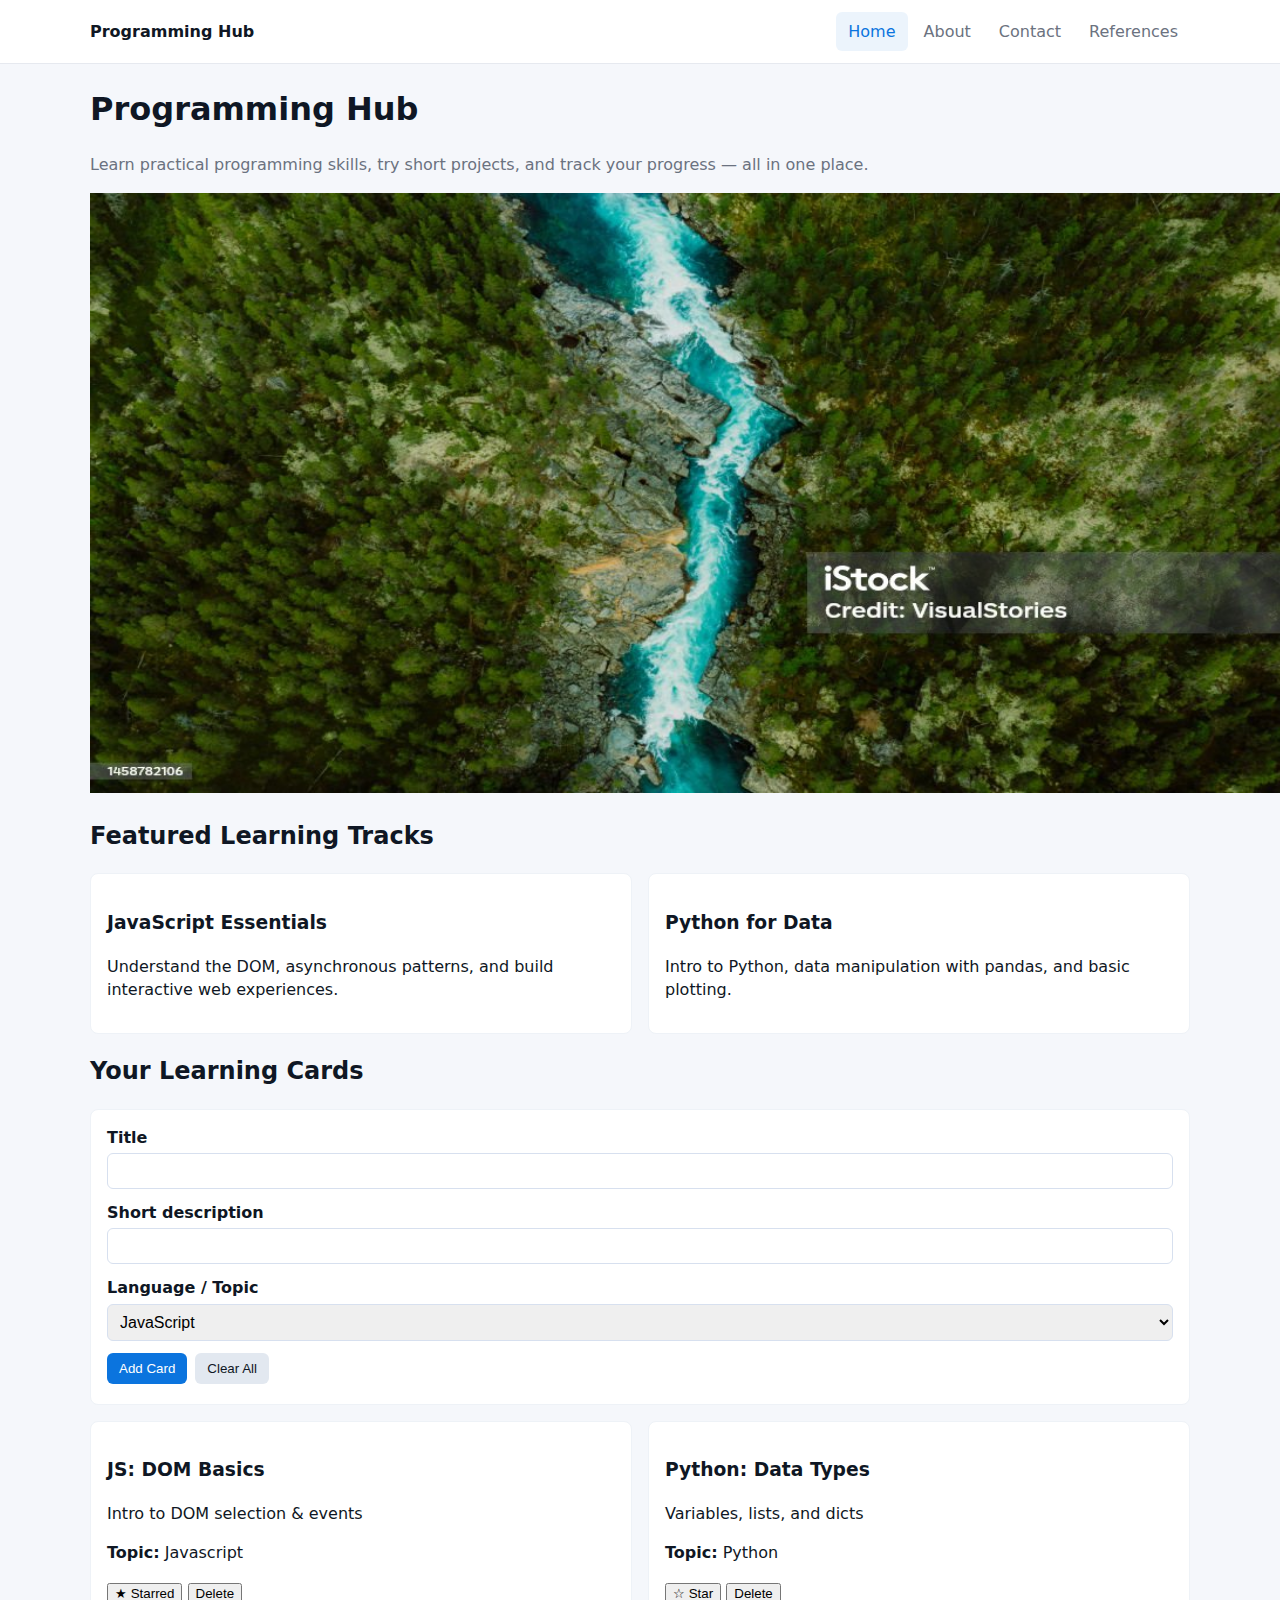
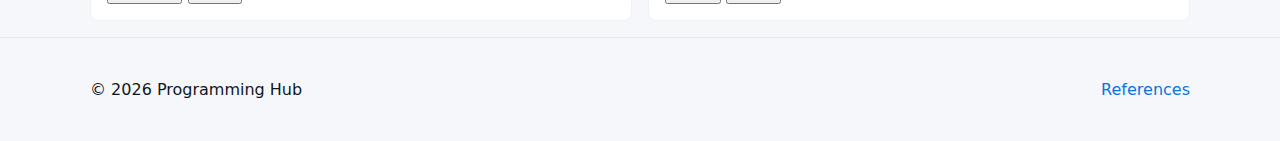
<file: finalprojects/index.html>
<!doctype html>
<html lang="en">
<head>
  <meta charset="utf-8" />
  <meta name="viewport" content="width=device-width,initial-scale=1" />
  <meta name="description" content="Programming Hub — curated learning resources, exercises, and projects to help you master modern programming.">
  <title>Programming Hub | Home</title>
  <link rel="stylesheet" href="css/styles.css">
</head>
<body>
  <a class="skip-link" href="#main-content">Skip to content</a>

  <header class="site-header" role="banner">
    <div class="container header-inner">
      <a class="brand" href="index.html">Programming Hub</a>

      <button id="menuToggle" class="menu-toggle" aria-controls="primary-nav" aria-expanded="false" aria-label="Toggle navigation">
        ☰
      </button>

      <nav id="primary-nav" class="primary-nav" role="navigation" aria-label="Primary">
        <ul class="nav-list">
          <li><a href="index.html" aria-current="page">Home</a></li>
          <li><a href="about.html">About</a></li>
          <li><a href="contact.html">Contact</a></li>
          <li><a href="references.html">References</a></li>
        </ul>
      </nav>
    </div>
  </header>

  <main id="main-content" class="container">
    <section class="hero" aria-labelledby="hero-title">
      <div class="hero-inner">
        <h1 id="hero-title">Programming Hub</h1>
        <p class="lede">Learn practical programming skills, try short projects, and track your progress — all in one place.</p>
        <img src="images/hh.jpg" srcset="images/hh.jpg 400w, images/hh.jpg 800w, images/hh.jpg 1200w"
     sizes="(max-width:700px) 100vw, 60vw"
     alt="Laptop on desk with code editor open"
     width="1200" height="600" loading="lazy">
      </div>
    </section>

    <section class="features" aria-labelledby="features-title">
      <h2 id="features-title">Featured Learning Tracks</h2>

      <div class="cards" id="featured-cards">
        <!-- Static featured cards; dynamic Learning Cards appear below -->
        <article class="card">
          <h3>JavaScript Essentials</h3>
          <p>Understand the DOM, asynchronous patterns, and build interactive web experiences.</p>
        </article>

        <article class="card">
          <h3>Python for Data</h3>
          <p>Intro to Python, data manipulation with pandas, and basic plotting.</p>
        </article>
      </div>
    </section>

    <section id="learning-cards-section" aria-labelledby="learning-cards-title">
      <h2 id="learning-cards-title">Your Learning Cards</h2>
      <form id="card-form" class="card-form" aria-label="Add learning card">
        <label for="card-title">Title</label>
        <input id="card-title" name="title" type="text" required aria-required="true" minlength="2">
        
        <label for="card-desc">Short description</label>
        <input id="card-desc" name="description" type="text" required aria-required="true" minlength="5">

        <label for="card-lang">Language / Topic</label>
        <select id="card-lang" name="language">
          <option value="javascript">JavaScript</option>
          <option value="python">Python</option>
          <option value="html-css">HTML/CSS</option>
          <option value="csharp">C#</option>
          <option value="other">Other</option>
        </select>

        <div class="form-actions">
          <button type="submit">Add Card</button>
          <button type="button" id="clear-cards">Clear All</button>
        </div>

        <div id="card-form-msg" class="form-msg" aria-live="polite"></div>
      </form>

      <div id="cards-container" class="cards" aria-live="polite">
        <!-- dynamic cards rendered by JS -->
      </div>
    </section>
  </main>

  <footer class="site-footer" role="contentinfo">
    <div class="container footer-inner">
      <p>&copy; <span id="currentyear"></span> Programming Hub</p>
      <p><a href="references.html">References</a></p>
    </div>
  </footer>

  <script src="js/script.js" defer></script>
</body>
</html>
</file>
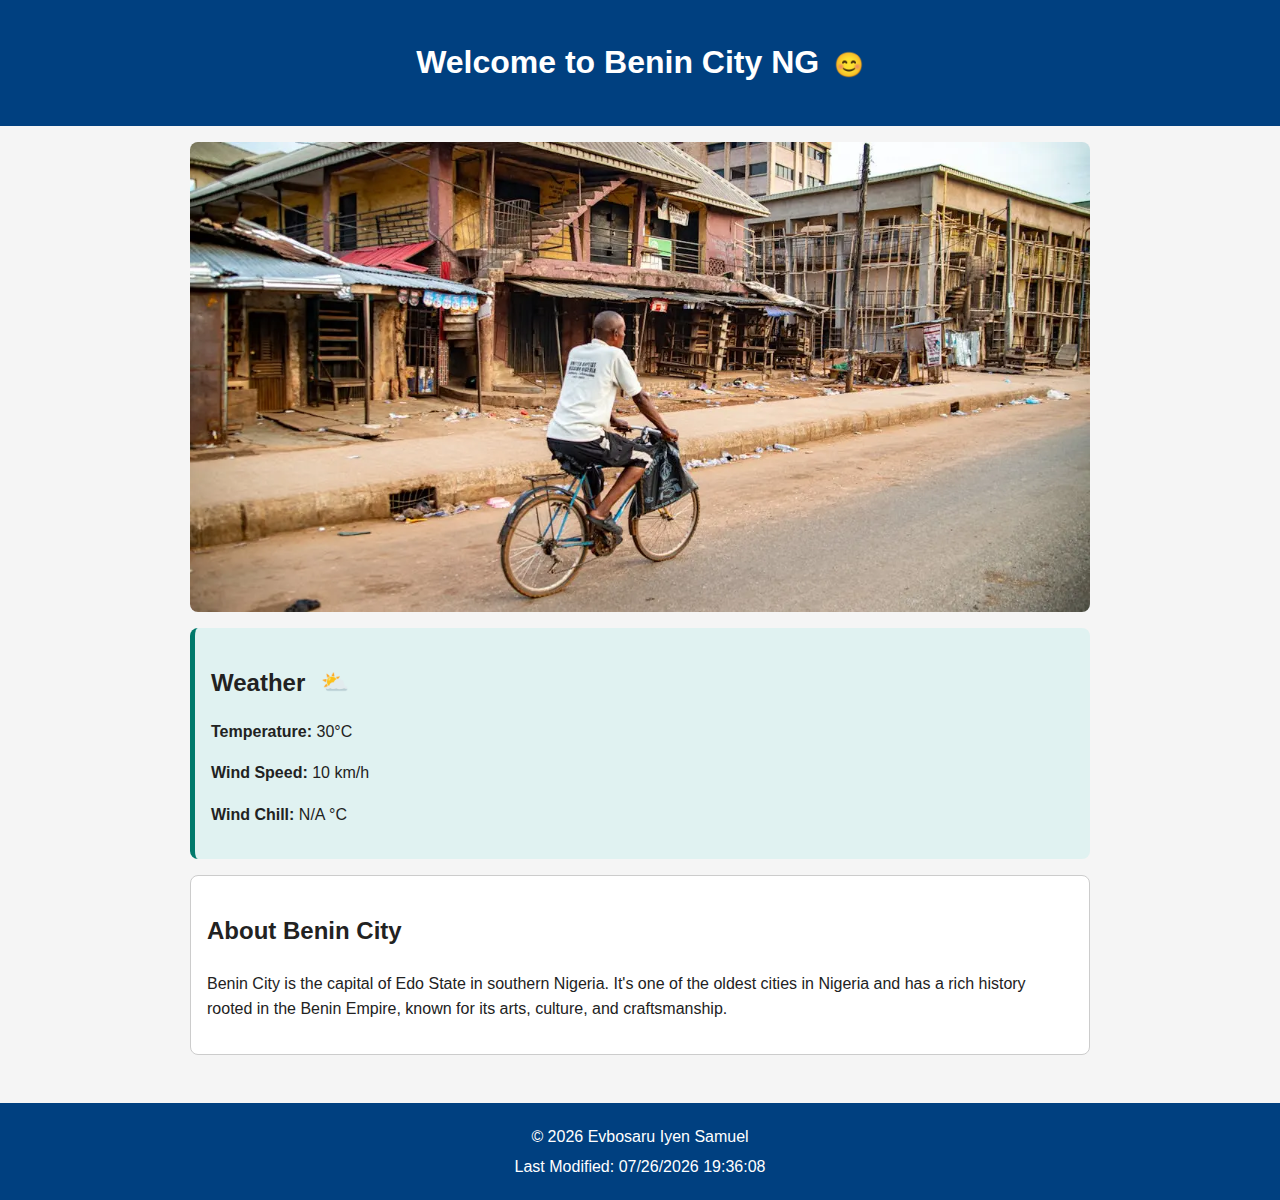
<file: country/place.html>
<!DOCTYPE html>
<html lang="en">

<head>
  <meta charset="UTF-8" />
  <meta name="viewport" content="width=device-width, initial-scale=1.0" />
  <meta name="description" content="Benin City, Nigeria - Responsive Web Page Assignment for WDD 131" />
  <title>Benin City, Nigeria</title>
  <link rel="stylesheet" href="styles/place.css" />
  <script src="scripts/place.js" defer></script>
</head>

<body>
  <header>
    <h1>Welcome to Benin City NG</h1>
  </header>

  <main>
    <section class="hero">
      <picture>
        <source srcset="images/benin-hero-large.webp" media="(min-width: 768px)" />
        <img src="images/benin-hero-small.webp" alt="Benin City " width="800" height="400" />
      </picture>
    </section>

    <section class="weather">
      <h2>Weather <span class="icon"><img src="images/1530391_weather_clouds_sun_sunny_icon.svg" alt="Cloudy weather icon" class="weather-svg" /></span></h2>
      <p><strong>Temperature:</strong> <span id="temperature">30</span>°C</p>
      <p><strong>Wind Speed:</strong> <span id="windSpeed">10</span> km/h</p>
      <p><strong>Wind Chill:</strong> <span id="windChill"></span></p>
    </section>

    <section class="info">
      <h2>About Benin City</h2>
      <p>Benin City is the capital of Edo State in southern Nigeria. It's one of the oldest cities in Nigeria and has a rich history rooted in the Benin Empire, known for its arts, culture, and craftsmanship.</p>
    </section>
  </main>

  <footer>
    <p>&copy; <span id="year"></span> Evbosaru Iyen Samuel</p>
    <p>Last Modified: <span id="lastModified"></span></p>
  </footer>
</body>

</html>
</file>
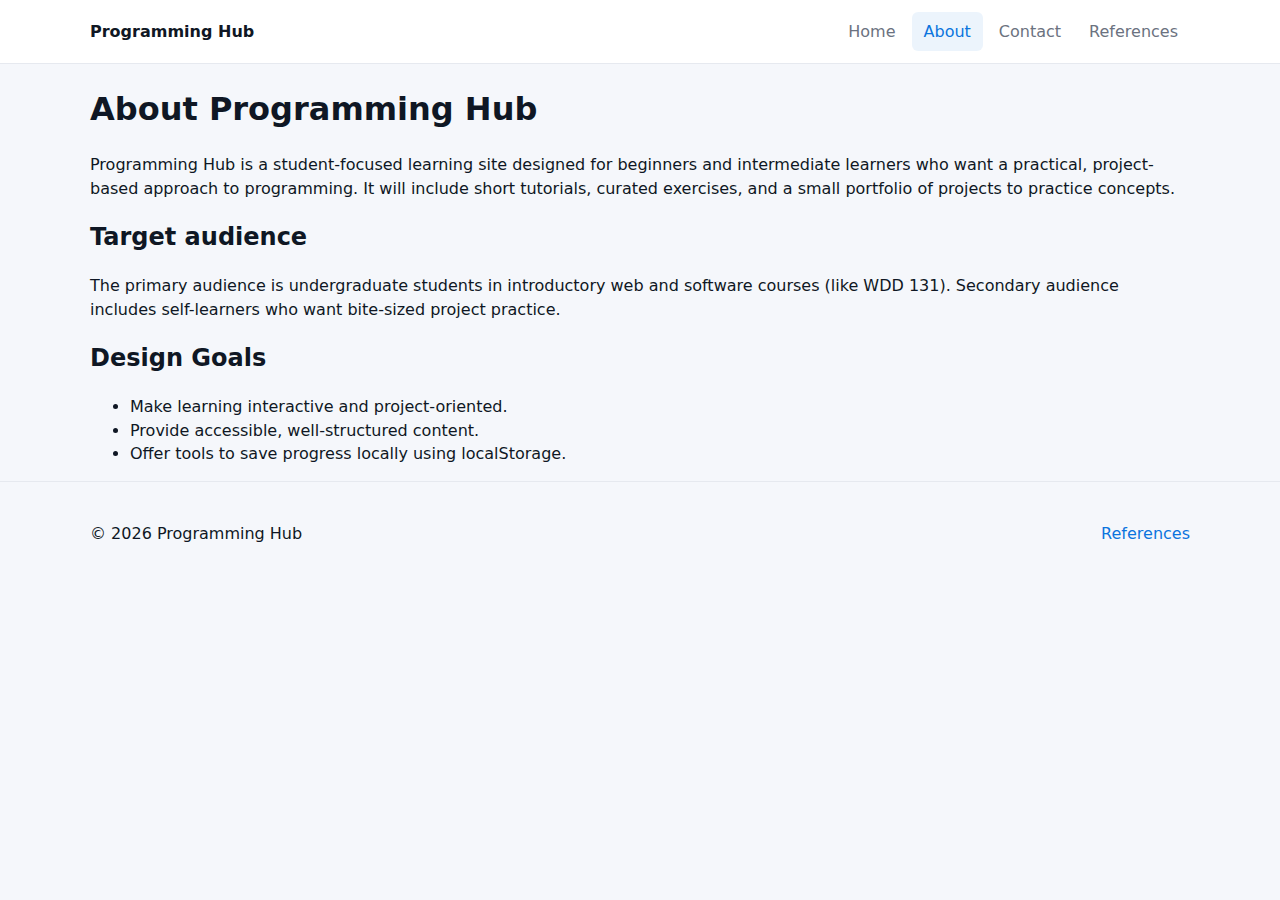
<file: finalprojects/about.html>
<!doctype html>
<html lang="en">
<head>
  <meta charset="utf-8" />
  <meta name="viewport" content="width=device-width,initial-scale=1" />
  <meta name="description" content="About Programming Hub — purpose and target audience.">
  <title>Programming Hub | About</title>
  <link rel="stylesheet" href="css/styles.css">
</head>
<body>
  <a class="skip-link" href="#main-content">Skip to content</a>

  <header class="site-header">
    <div class="container header-inner">
      <a class="brand" href="index.html">Programming Hub</a>
      <button id="menuToggleAlt" class="menu-toggle" aria-controls="primary-nav-alt" aria-expanded="false" aria-label="Toggle navigation">☰</button>
      <nav id="primary-nav-alt" class="primary-nav" aria-label="Primary">
        <ul class="nav-list">
          <li><a href="index.html">Home</a></li>
          <li><a href="about.html" aria-current="page">About</a></li>
          <li><a href="contact.html">Contact</a></li>
          <li><a href="references.html">References</a></li>
        </ul>
      </nav>
    </div>
  </header>

  <main id="main-content" class="container">
    <article class="content">
      <h1>About Programming Hub</h1>
      <p>Programming Hub is a student-focused learning site designed for beginners and intermediate learners who want a practical, project-based approach to programming. It will include short tutorials, curated exercises, and a small portfolio of projects to practice concepts.</p>

      <h2>Target audience</h2>
      <p>The primary audience is undergraduate students in introductory web and software courses (like WDD 131). Secondary audience includes self-learners who want bite-sized project practice.</p>

      <h2>Design Goals</h2>
      <ul>
        <li>Make learning interactive and project-oriented.</li>
        <li>Provide accessible, well-structured content.</li>
        <li>Offer tools to save progress locally using localStorage.</li>
      </ul>
    </article>
  </main>

  <footer class="site-footer">
    <div class="container footer-inner">
      <p>&copy; <span id="currentyearAbout"></span> Programming Hub</p>
      <p><a href="references.html">References</a></p>
    </div>
  </footer>

  <script>
    // small inline script to set year for this page (kept minimal)
    document.getElementById('currentyearAbout').textContent = new Date().getFullYear();
  </script>
  <script src="js/script.js" defer></script>
</body>
</html>
</file>
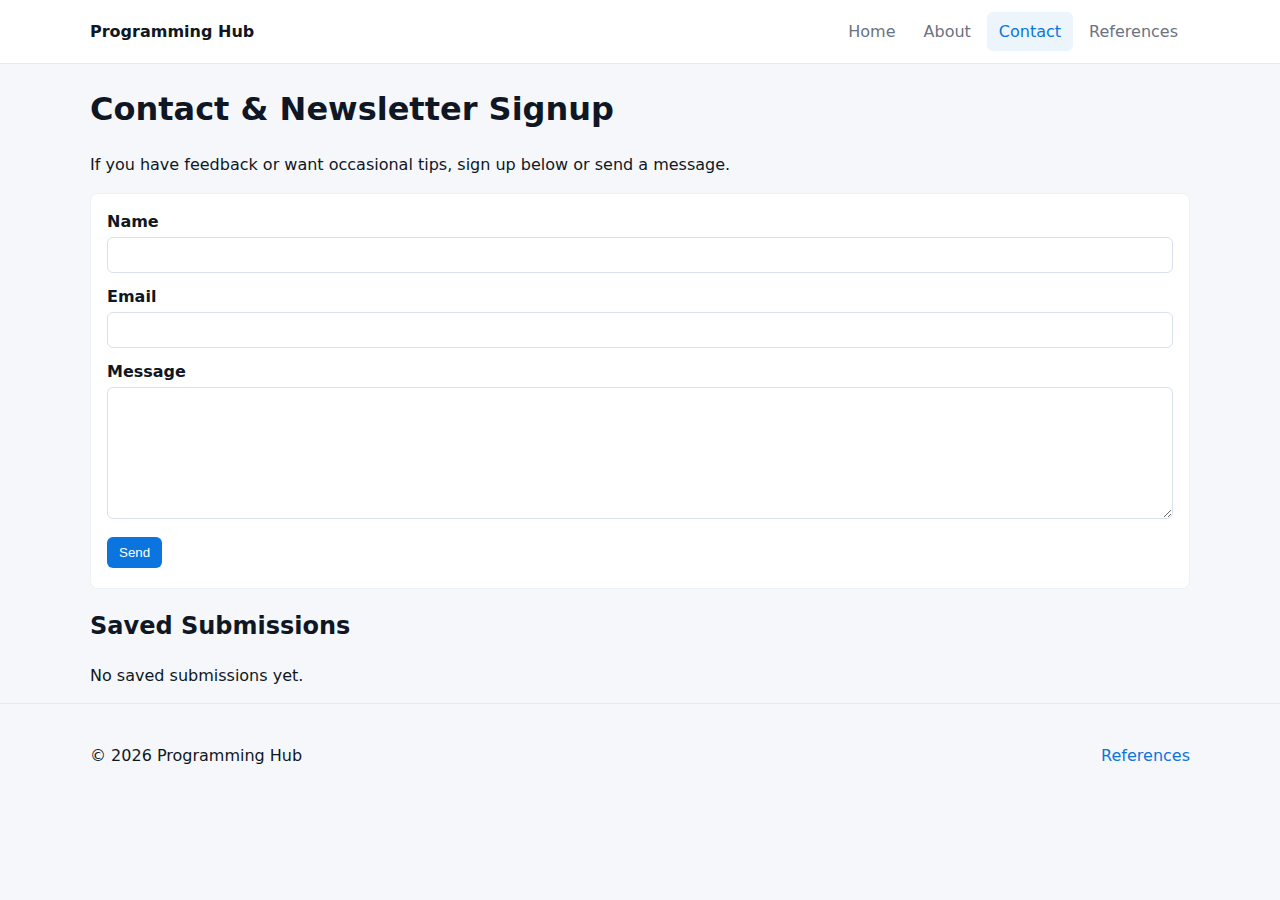
<file: finalprojects/contact.html>
<!doctype html>
<html lang="en">
<head>
  <meta charset="utf-8" />
  <meta name="viewport" content="width=device-width,initial-scale=1" />
  <meta name="description" content="Contact Programming Hub — feedback and signup form.">
  <title>Programming Hub | Contact</title>
  <link rel="stylesheet" href="css/styles.css">
</head>
<body>
  <a class="skip-link" href="#main-content">Skip to content</a>

  <header class="site-header">
    <div class="container header-inner">
      <a class="brand" href="index.html">Programming Hub</a>
      <nav class="primary-nav" aria-label="Primary">
        <ul class="nav-list">
          <li><a href="index.html">Home</a></li>
          <li><a href="about.html">About</a></li>
          <li><a href="contact.html" aria-current="page">Contact</a></li>
          <li><a href="references.html">References</a></li>
        </ul>
      </nav>
    </div>
  </header>

  <main id="main-content" class="container">
    <article class="content">
      <h1>Contact & Newsletter Signup</h1>
      <p>If you have feedback or want occasional tips, sign up below or send a message.</p>

      <form id="contact-form" aria-label="Contact form" novalidate>
        <div class="form-row">
          <label for="name">Name</label>
          <input id="name" name="name" type="text" required minlength="2" />
        </div>

        <div class="form-row">
          <label for="email">Email</label>
          <input id="email" name="email" type="email" required />
        </div>

        <div class="form-row">
          <label for="message">Message</label>
          <textarea id="message" name="message" rows="6" required minlength="10"></textarea>
        </div>

        <div class="form-actions">
          <button type="submit">Send</button>
        </div>

        <div id="contact-form-msg" class="form-msg" aria-live="polite"></div>
      </form>

      <section aria-labelledby="submissions-title">
        <h2 id="submissions-title">Saved Submissions</h2>
        <div id="submissions-list" class="submissions" aria-live="polite">
          <!-- saved submissions rendered here -->
        </div>
      </section>
    </article>
  </main>

  <footer class="site-footer">
    <div class="container footer-inner">
      <p>&copy; <span id="currentyearContact"></span> Programming Hub</p>
      <p><a href="references.html">References</a></p>
    </div>
  </footer>

  <script>
    document.getElementById('currentyearContact').textContent = new Date().getFullYear();
  </script>
  <script src="js/script.js" defer></script>
</body>
</html>
</file>
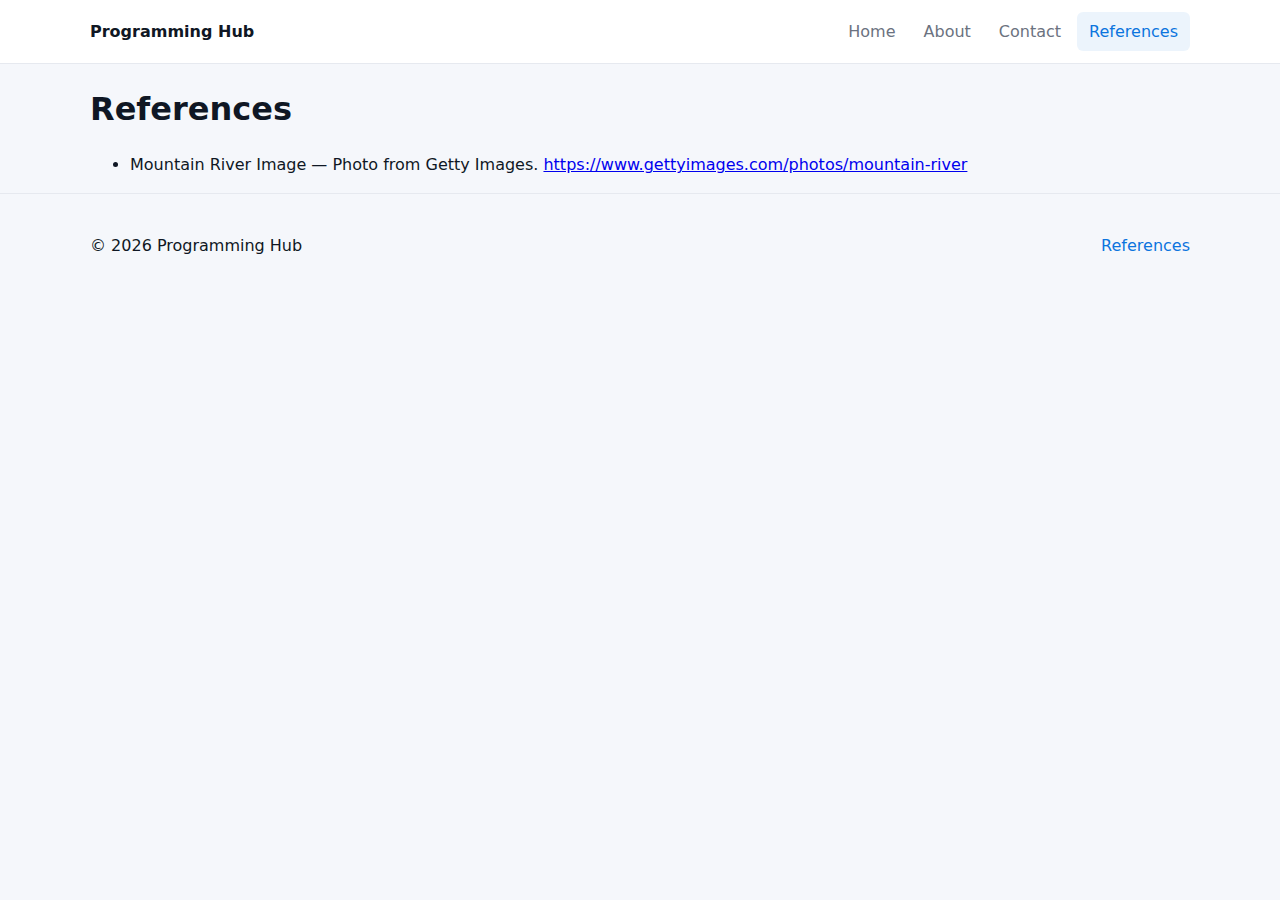
<file: finalprojects/references.html>
<!doctype html>
<html lang="en">
<head>
  <meta charset="utf-8" />
  <meta name="viewport" content="width=device-width,initial-scale=1" />
  <title>Programming Hub | References</title>
  <link rel="stylesheet" href="css/styles.css">
</head>
<body>
  <a class="skip-link" href="#main-content">Skip to content</a>

  <header class="site-header">
    <div class="container header-inner">
      <a class="brand" href="index.html">Programming Hub</a>
      <nav class="primary-nav" aria-label="Primary">
        <ul class="nav-list">
          <li><a href="index.html">Home</a></li>
          <li><a href="about.html">About</a></li>
          <li><a href="contact.html">Contact</a></li>
          <li><a href="references.html" aria-current="page">References</a></li>
        </ul>
      </nav>
    </div>
  </header>

  <main id="main-content" class="container">
    <article class="content">
      <h1>References</h1>
      <ul>
        <li>
          Mountain River Image — Photo from Getty Images.
          <a href="https://www.gettyimages.com/photos/mountain-river" target="_blank" rel="noopener">
            https://www.gettyimages.com/photos/mountain-river
          </a>
        </li>
      </ul>
    </article>
  </main>

  <footer class="site-footer">
    <div class="container footer-inner">
      <p>&copy; <span id="currentyearRef"></span> Programming Hub</p>
      <p><a href="references.html">References</a></p>
    </div>
  </footer>

  <script>
    document.getElementById('currentyearRef').textContent = new Date().getFullYear();
  </script>
  <script src="js/script.js" defer></script>
</body>
</html>
</file>
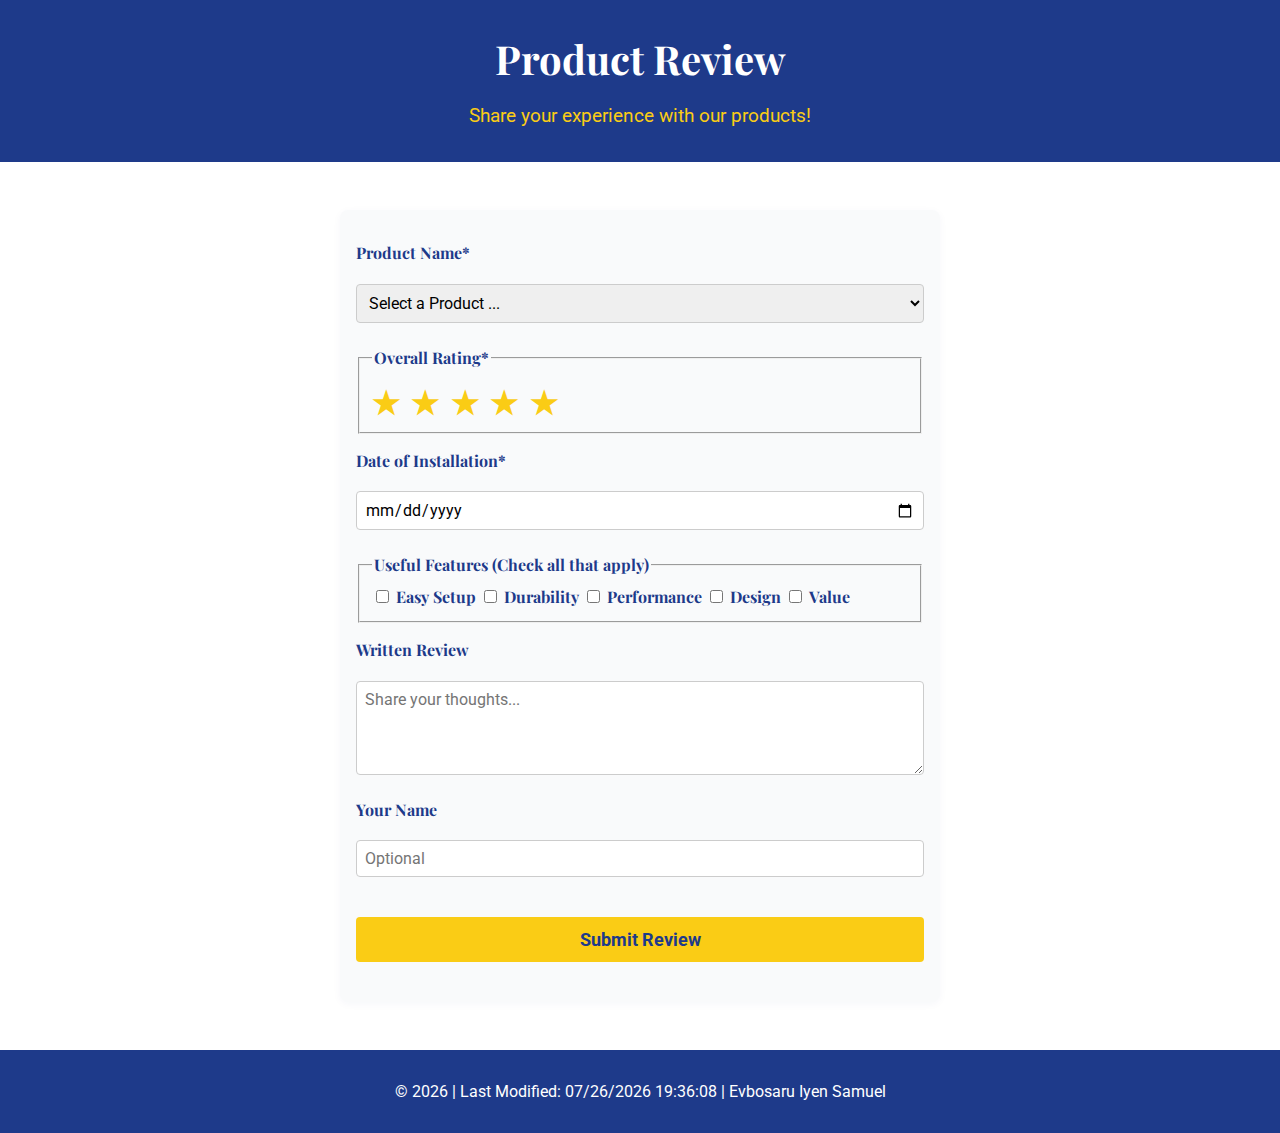
<file: products/form.html>
<!DOCTYPE html>
<html lang="en">
<head>
  <meta charset="UTF-8" />
  <meta name="viewport" content="width=device-width, initial-scale=1.0" />
  <title>Product Review Form</title>
  <link href="https://fonts.googleapis.com/css2?family=Roboto&family=Playfair+Display:wght@700&display=swap" rel="stylesheet" />
  <link rel="stylesheet" href="styles/form.css" />
</head>
<body>
  <header>
    <h1>Product Review</h1>
    <p class="tagline">Share your experience with our products!</p>
  </header>
  <main>
    <form method="get" action="review.html" class="review-form">
      <!-- Product Name -->
      <label for="productName">Product Name<span aria-hidden="true">*</span></label>
      <select id="productName" name="productName" required>
        <option value="" disabled selected>Select a Product ...</option>
        <!-- Options will be populated by JS -->
      </select>

      
      <!-- Overall Rating -->
      <fieldset>
        <legend>Overall Rating<span aria-hidden="true">*</span></legend>
        <div class="stars">
          <input type="radio" id="star1" name="rating" value="1" required>
          <label for="star1">&#9733;</label>
          <input type="radio" id="star2" name="rating" value="2">
          <label for="star2">&#9733;</label>
          <input type="radio" id="star3" name="rating" value="3">
          <label for="star3">&#9733;</label>
          <input type="radio" id="star4" name="rating" value="4">
          <label for="star4">&#9733;</label>
          <input type="radio" id="star5" name="rating" value="5">
          <label for="star5">&#9733;</label>
        </div>
      </fieldset>

      <!-- Date of Installation -->
      <label for="installDate">Date of Installation<span aria-hidden="true">*</span></label>
      <input type="date" id="installDate" name="installDate" required>

      <!-- Useful Features -->
      <fieldset>
        <legend>Useful Features (Check all that apply)</legend>
        <input type="checkbox" id="feature1" name="features" value="Easy Setup">
        <label for="feature1">Easy Setup</label>
        <input type="checkbox" id="feature2" name="features" value="Durability">
        <label for="feature2">Durability</label>
        <input type="checkbox" id="feature3" name="features" value="Performance">
        <label for="feature3">Performance</label>
        <input type="checkbox" id="feature4" name="features" value="Design">
        <label for="feature4">Design</label>
        <input type="checkbox" id="feature5" name="features" value="Value">
        <label for="feature5">Value</label>
      </fieldset>

      <!-- Written Review -->
      <label for="review">Written Review</label>
      <textarea id="review" name="review" rows="4" placeholder="Share your thoughts..."></textarea>

      <!-- User Name -->
      <label for="userName">Your Name</label>
      <input type="text" id="userName" name="userName" placeholder="Optional">

      <!-- Submit Button -->
      <input type="submit" value="Submit Review" class="submit-btn">
    </form>
  </main>
  <footer>
    <p>&copy; <span id="year"></span> | Last Modified: <span id="lastModified"></span> | Evbosaru Iyen Samuel</p>
  </footer>
  <script src="scripts/form.js"></script>
  <script>
    document.getElementById("year").textContent = new Date().getFullYear();
    document.getElementById("lastModified").textContent = document.lastModified;
  </script>
</body>
</html>
</file>
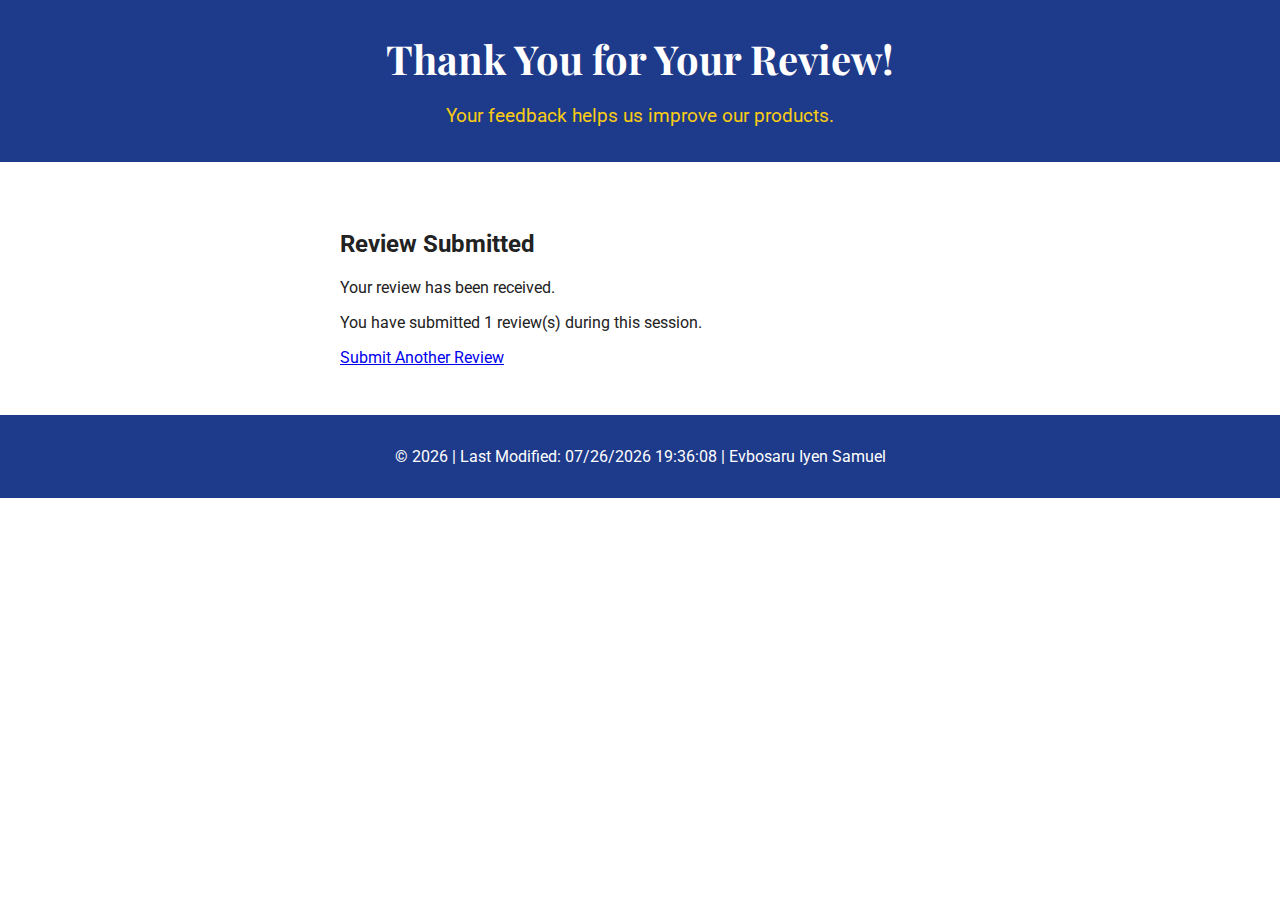
<file: products/review.html>
<!DOCTYPE html>
<html lang="en">
<head>
  <meta charset="UTF-8" />
  <meta name="viewport" content="width=device-width, initial-scale=1.0" />
  <title>Review Confirmation</title>
  <link href="https://fonts.googleapis.com/css2?family=Roboto&family=Playfair+Display:wght@700&display=swap" rel="stylesheet" />
  <link rel="stylesheet" href="styles/form.css" />
</head>
<body>
  <header>
    <h1>Thank You for Your Review!</h1>
    <p class="tagline">Your feedback helps us improve our products.</p>
  </header>
  <main>
    <section class="confirmation">
      <h2>Review Submitted</h2>
      <p>Your review has been received.</p>
      <p>You have submitted <span id="reviewCount">0</span> review(s) during this session.</p>
      <a href="form.html" class="button-demo">Submit Another Review</a>
    </section>
  </main>
  <footer>
    <p>&copy; <span id="year"></span> | Last Modified: <span id="lastModified"></span> | Evbosaru Iyen Samuel</p>
  </footer>
  <script>
    // Review counter using localStorage
    let count = localStorage.getItem("reviewCount");
    count = count ? parseInt(count) + 1 : 1;
    localStorage.setItem("reviewCount", count);
    document.getElementById("reviewCount").textContent = count;

    document.getElementById("year").textContent = new Date().getFullYear();
    document.getElementById("lastModified").textContent = document.lastModified;
  </script>
</body>
</html>
</file>
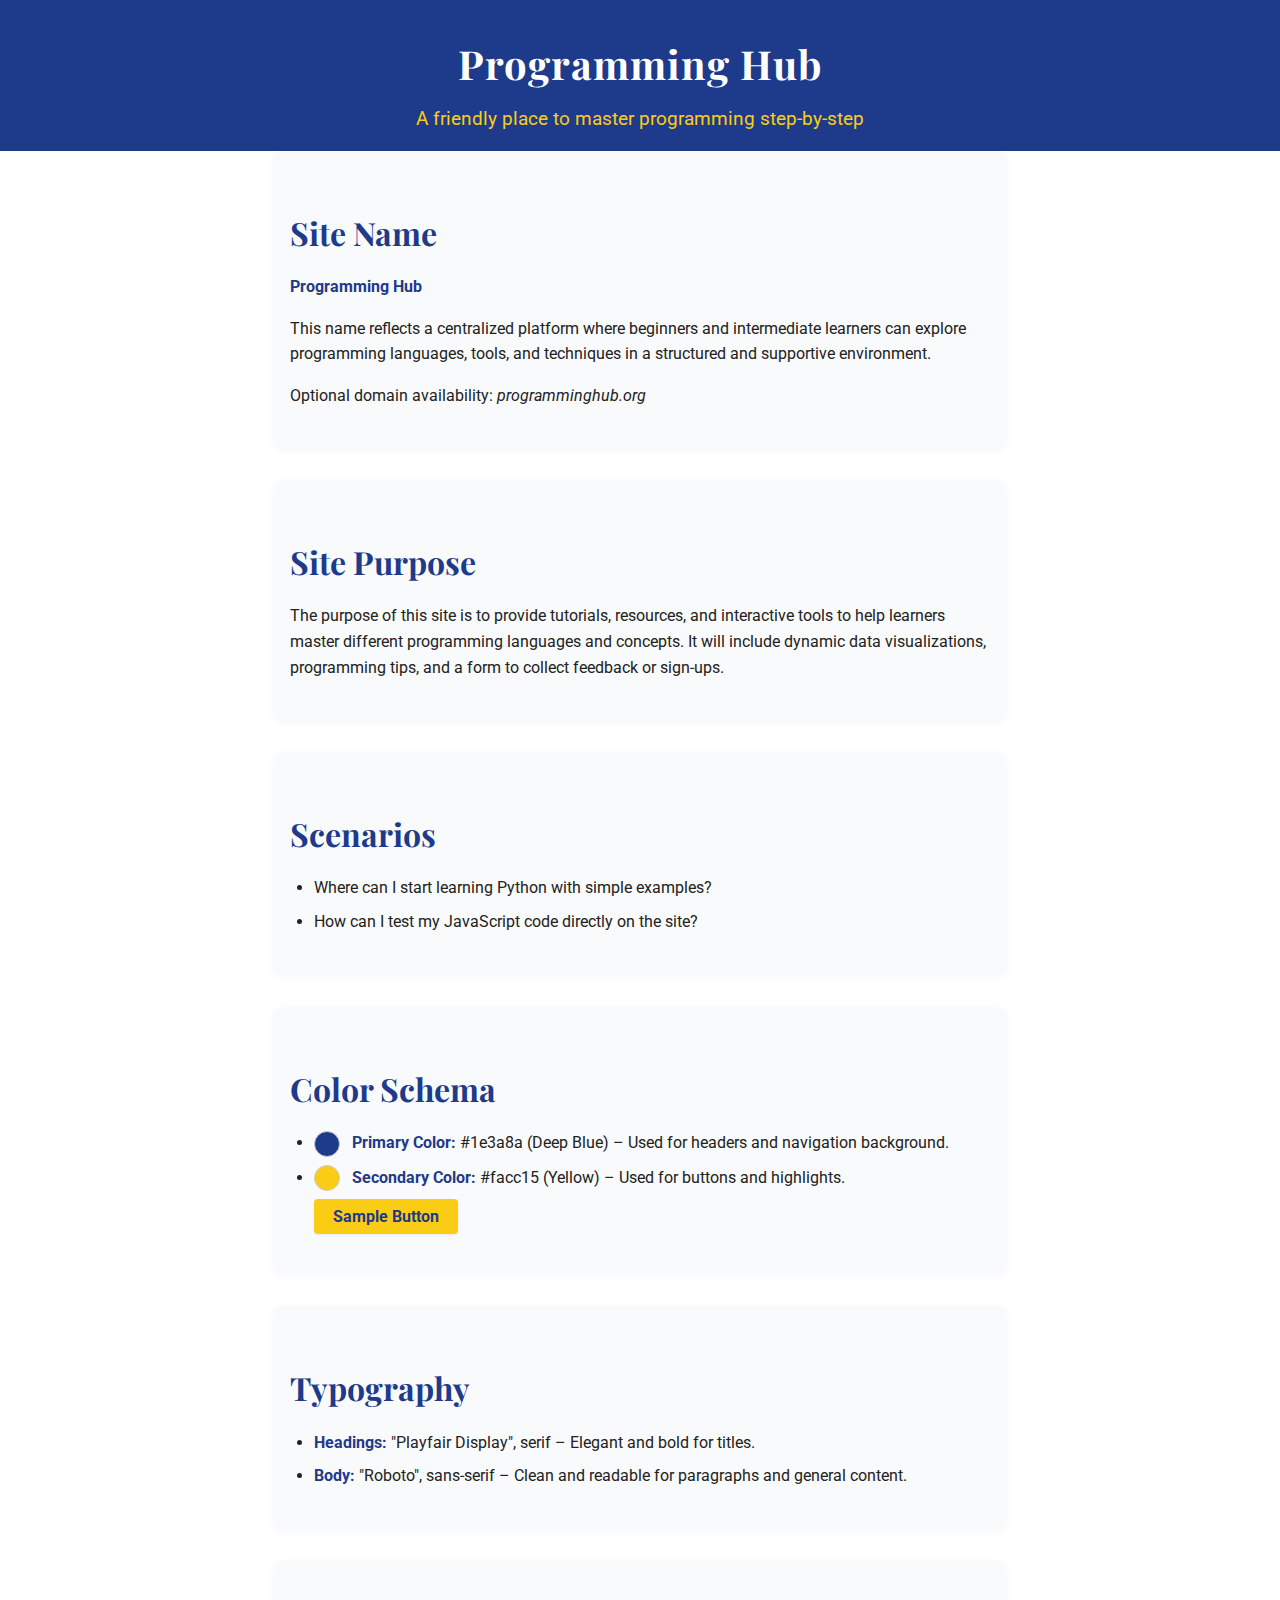
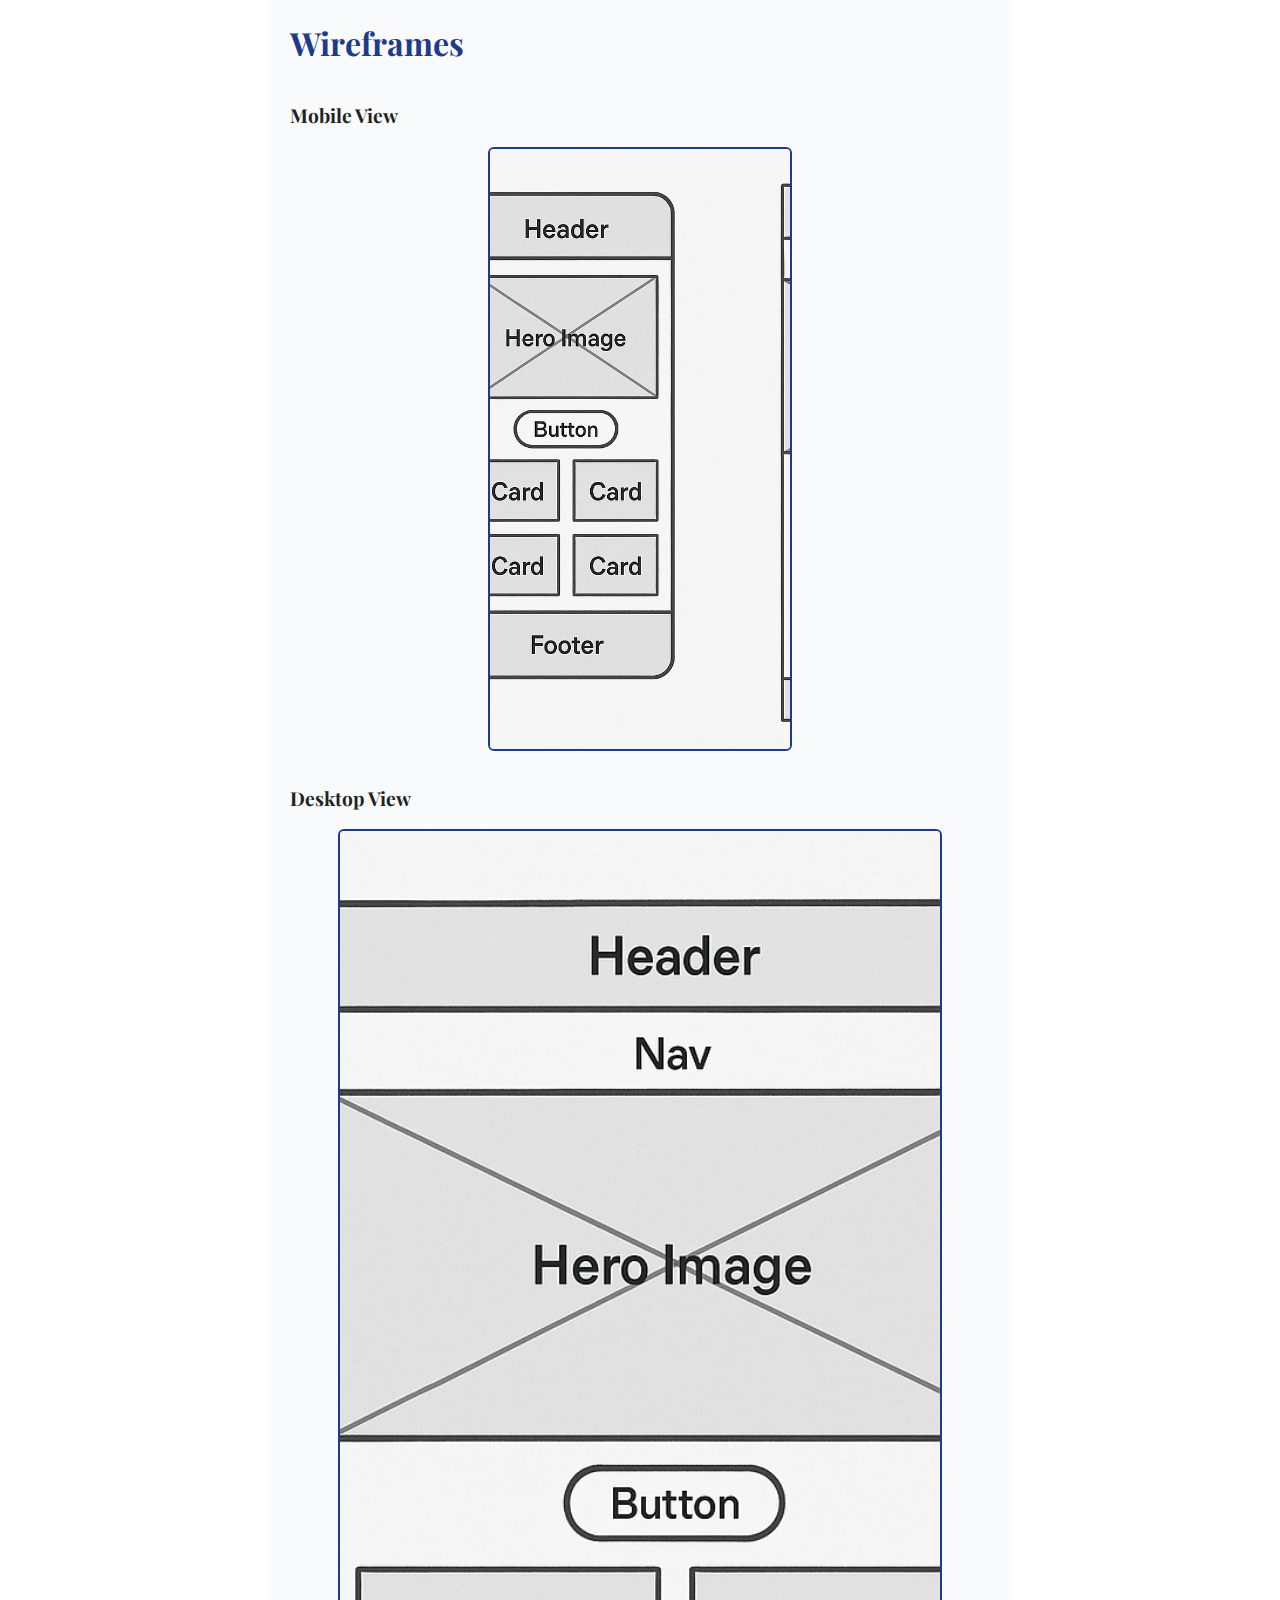
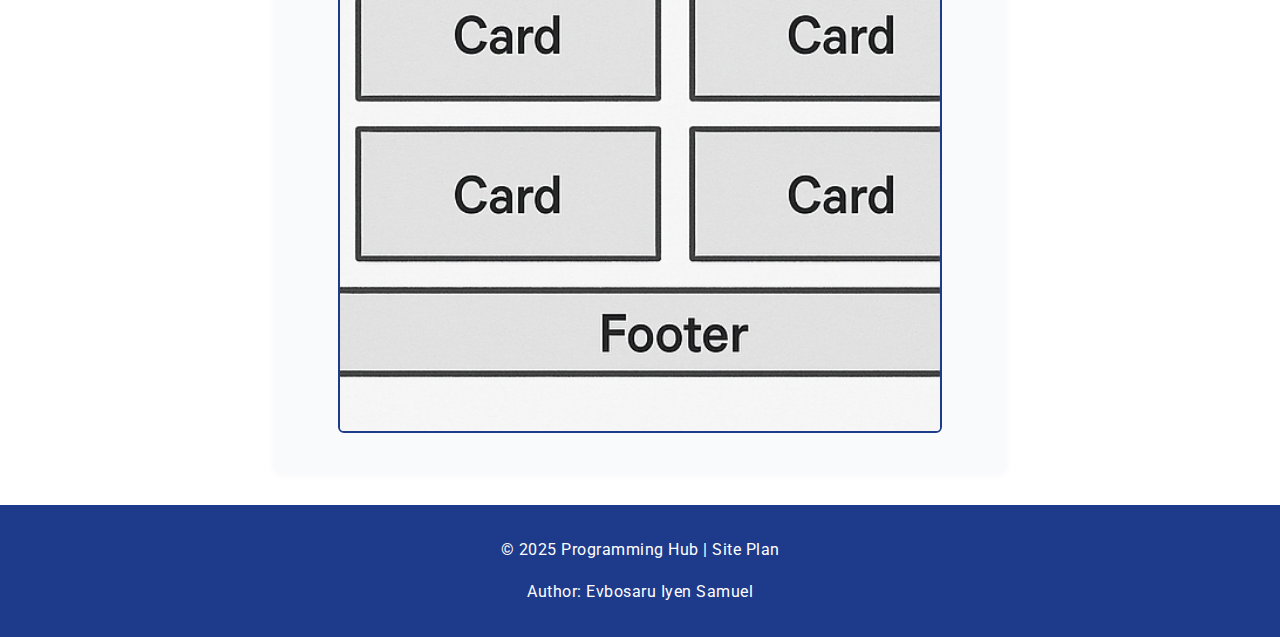
<file: projects/siteplan.html>
<!DOCTYPE html>
<html lang="en">
<head>
  <meta charset="UTF-8" />
  <meta name="viewport" content="width=device-width, initial-scale=1.0" />
  <title>Site Plan – Programming Hub</title>
  <link href="https://fonts.googleapis.com/css2?family=Roboto&family=Playfair+Display:wght@700&display=swap" rel="stylesheet" />
  <link rel="stylesheet" href="styles.css" />
  <style>
    body {
      font-family: 'Roboto', Arial, sans-serif;
      margin: 0;
      padding: 0;
      background: #fff;
      color: #222;
      line-height: 1.6;
    }
    header {
      background-color: #1e3a8a;
      color: #fff;
      padding: 2rem 1rem 1rem 1rem;
      text-align: center;
    }
    header h1 {
      font-family: 'Playfair Display', serif;
      font-size: 2.5rem;
      margin: 0 0 0.5rem 0;
      letter-spacing: 1px;
    }
    header .tagline {
      font-size: 1.2rem;
      color: #facc15;
      margin: 0;
    }
    h2, h3 {
      font-family: 'Playfair Display', serif;
      color: #1e3a8a;
      margin-top: 2rem;
      margin-bottom: 0.5rem;
    }
    h2 {
      font-size: 2rem;
    }
    h3 {
      font-size: 1.2rem;
      color: #222;
    }
    ul {
      padding-left: 1.5rem;
    }
    li {
      margin-bottom: 0.5rem;
    }
    section {
      max-width: 700px;
      margin: 0 auto 2rem auto;
      padding: 1.5rem 1rem;
      background: #f9fafb;
      border-radius: 8px;
      box-shadow: 0 2px 8px rgba(30,58,138,0.04);
    }
    strong {
      color: #1e3a8a;
    }
    .color-sample {
      display: inline-block;
      width: 1.5em;
      height: 1.5em;
      border-radius: 50%;
      margin-right: 0.5em;
      vertical-align: middle;
      border: 1px solid #ccc;
    }
    .button-demo {
      background: #facc15;
      color: #1e3a8a;
      border: none;
      padding: 0.5em 1.2em;
      border-radius: 4px;
      font-family: 'Roboto', Arial, sans-serif;
      font-size: 1rem;
      font-weight: bold;
      margin-top: 0.5em;
      cursor: pointer;
      box-shadow: 0 1px 3px rgba(30,58,138,0.08);
      transition: background 0.2s;
    }
    .button-demo:hover {
      background: #ffe066;
    }
    section img {
      display: block;
      margin: 1rem auto;
      border: 2px solid #1e3a8a;
      border-radius: 6px;
      background: #fff;
      max-width: 100%;
      height: auto;
    }
    footer {
      background: #1e3a8a;
      color: #fff;
      text-align: center;
      padding: 1rem 0;
      font-size: 1rem;
      margin-top: 2rem;
      letter-spacing: 0.5px;
    }
    @media (max-width: 600px) {
      header h1 {
        font-size: 1.5rem;
      }
      section {
        padding: 1rem 0.5rem;
      }
      h2 {
        font-size: 1.3rem;
      }
    }
  </style>
  <meta name="author" content="Evbosaru Iyen Samuel">
</head>
<body>
  <header>
    <h1>Programming Hub</h1>
    <p class="tagline">A friendly place to master programming step-by-step</p>
  </header>

  <main>
    <section>
      <h2>Site Name</h2>
      <p><strong>Programming Hub</strong></p>
      <p>This name reflects a centralized platform where beginners and intermediate learners can explore programming languages, tools, and techniques in a structured and supportive environment.</p>
      <p>Optional domain availability: <em>programminghub.org</em></p>
    </section>

    <section>
      <h2>Site Purpose</h2>
      <p>The purpose of this site is to provide tutorials, resources, and interactive tools to help learners master different programming languages and concepts. It will include dynamic data visualizations, programming tips, and a form to collect feedback or sign-ups.</p>
    </section>

    <section>
      <h2>Scenarios</h2>
      <ul>
        <li>Where can I start learning Python with simple examples?</li>
        <li>How can I test my JavaScript code directly on the site?</li>
      </ul>
    </section>

    <section>
      <h2>Color Schema</h2>
      <ul>
        <li>
          <span class="color-sample" style="background:#1e3a8a"></span>
          <strong>Primary Color:</strong> #1e3a8a (Deep Blue) – Used for headers and navigation background.
        </li>
        <li>
          <span class="color-sample" style="background:#facc15"></span>
          <strong>Secondary Color:</strong> #facc15 (Yellow) – Used for buttons and highlights.
          <button class="button-demo">Sample Button</button>
        </li>
      </ul>
    </section>

    <section>
      <h2>Typography</h2>
      <ul>
        <li><strong>Headings:</strong> "Playfair Display", serif – Elegant and bold for titles.</li>
        <li><strong>Body:</strong> "Roboto", sans-serif – Clean and readable for paragraphs and general content.</li>
      </ul>
    </section>

    <section>
      <h2>Wireframes</h2>
      <h3>Mobile View</h3>
      <img src="wireframe-mobile.png" alt="Mobile Wireframe" width="300" />
      <h3>Desktop View</h3>
      <img src="wireframe-desktop.png" alt="Desktop Wireframe" width="600" />
    </section>
  </main>

  <footer>
    <p>&copy; 2025 Programming Hub | Site Plan</p>
    <p>Author: Evbosaru Iyen Samuel</p>
  </footer>
</body>
</html>
</file>
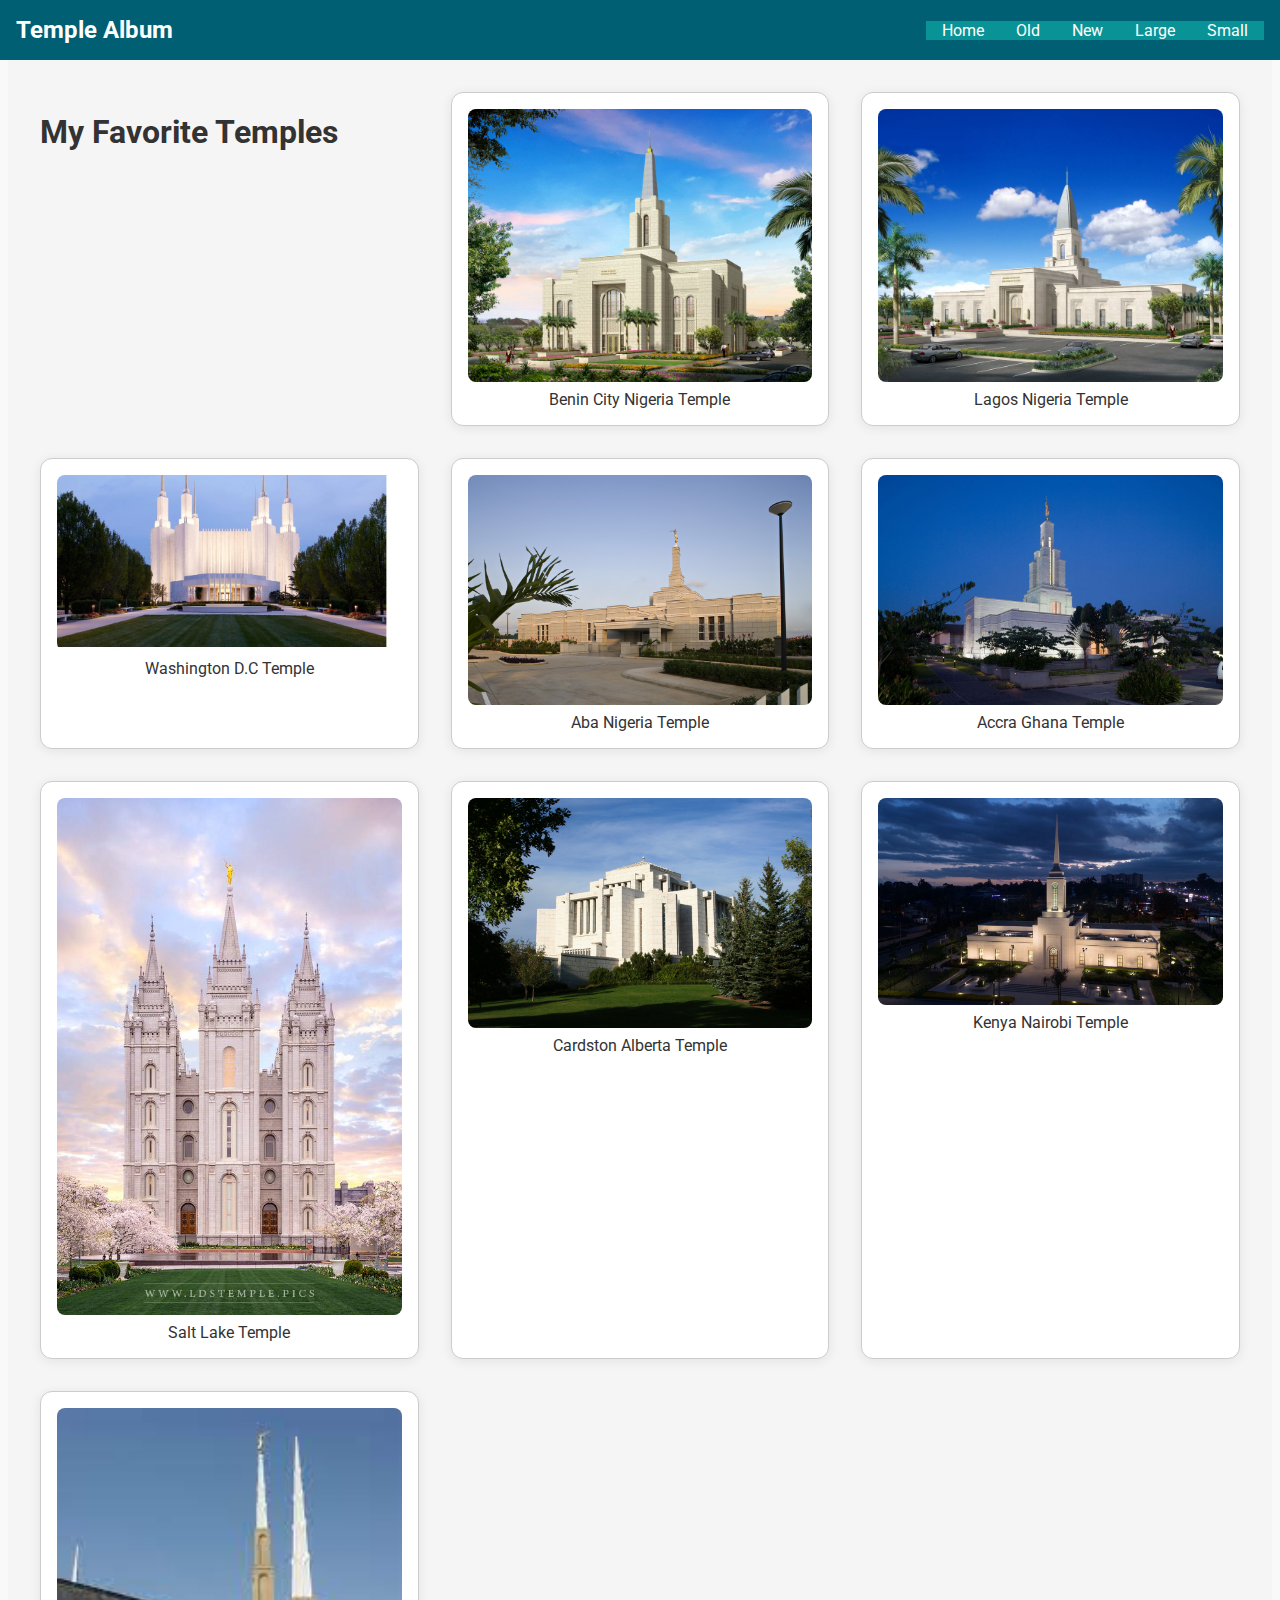
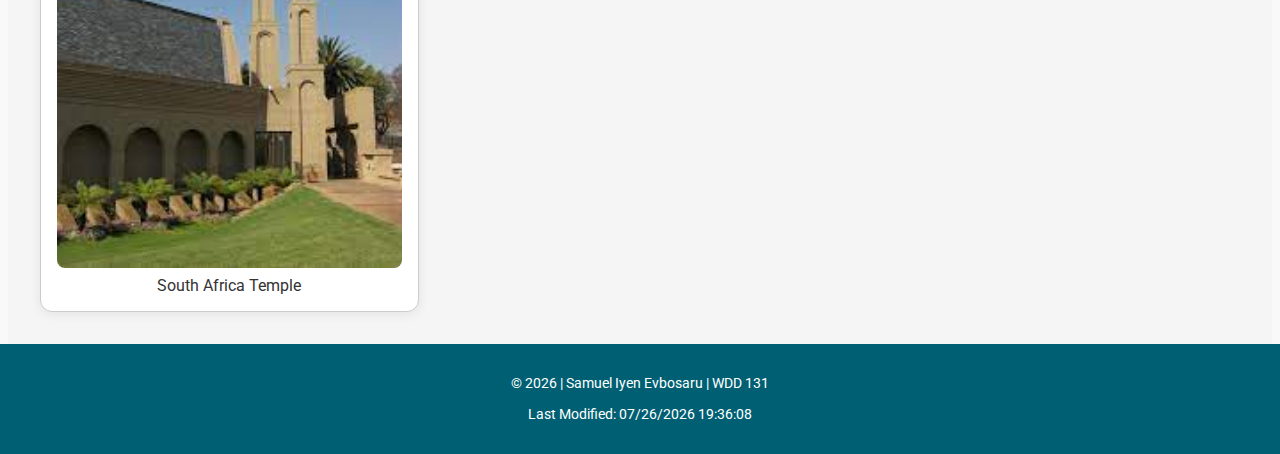
<file: temple/temple.html>
<!DOCTYPE html>
<html lang="en">
<head>
  <meta charset="UTF-8" />
  <meta name="viewport" content="width=device-width, initial-scale=1.0" />
  <title>Temple Album</title>

  <!-- Google Fonts -->
  <link href="https://fonts.googleapis.com/css2?family=Roboto:wght@400;700&display=swap" rel="stylesheet" />

  <!-- CSS files -->
  <link rel="stylesheet" href="styles/temples.css" />
  <link rel="stylesheet" href="styles/temples-large.css" />

  <!-- JavaScript -->
  <script defer src="scripts/temples.js"></script>
  <meta name="description" content="Temple Album featuring favorite temples by Samuel Iyen Evbosaru." />
  <meta name="author" content="Samuel Iyen Evbosaru" />
</head>
<body>
  <header>
    <h1>Temple Album</h1>
    <button id="menu" aria-label="Open navigation menu">☰</button>
    <nav>
      <a href="#">Home</a>
      <a href="#">Old</a>
      <a href="#">New</a>
      <a href="#">Large</a>
      <a href="#">Small</a>
    </nav>
  </header>

  <main>
    <h1>My Favorite Temples</h1>
    <!-- Repeat this figure 9 times for different images -->
    <figure>
      <img src="images/benin-city-nigeria-temple-.jpg" alt="Benin City Nigeria Temple" />
      <figcaption>Benin City Nigeria Temple</figcaption>
    </figure>
    <figure>
      <img src="images/lagos-nigeria-temple-58577-main.jpg" alt="Lagos Nigeria Temple" />
      <figcaption>Lagos Nigeria Temple</figcaption>
    </figure>
    <figure>
      <img src="images/washington -d.c-temple.jpg" alt="Washington D.C. Temple" />
      <figcaption> Washington D.C Temple</figcaption>
    </figure>
    <figure>
      <img src="images/aba-nigeria-temple-5087-main.jpg" alt="Temple 4" />
      <figcaption>Aba Nigeria Temple</figcaption>
    </figure>
    <figure>
      <img src="images/accra-ghana-temple-.jpg" alt="Temple 5" />
      <figcaption> Accra Ghana Temple</figcaption>
    </figure>
    <figure>
      <img src="images/salt-lake-temple-.jpg" alt="Temple 6" />
      <figcaption>Salt Lake Temple</figcaption>
    </figure>
    <figure>
      <img src="images/cardston-alberta-temple-.jpg" alt="Temple 7" />
      <figcaption>Cardston Alberta Temple</figcaption>
    </figure>
    <figure>
      <img src="images/nairobi-kenya-temple-60488-main.jpg" alt="Temple 8" />
      <figcaption>Kenya Nairobi Temple</figcaption>
    </figure>
    <figure>
      <img src="images/images.jpg" alt="Temple 9" />
      <figcaption>South Africa Temple</figcaption>
    </figure>
  </main>

  <footer>
    <p>&copy; <span id="year"></span> | Samuel Iyen Evbosaru | WDD 131</p>
    <p id="lastModified"></p>
  </footer>
</body>
</html>
</file>
<file: finalprojects/css/styles.css>
/* css/styles.css
   Mobile-first responsive styles, accessible color choices.
   Keep CSS lean — avoid duplicates. */

/* Variables */
:root{
  --bg: #f5f7fb;
  --card-bg: #ffffff;
  --accent: #0b74de;
  --muted: #6b7280;
  --text: #0f1724;
  --max-width: 1100px;
}

/* Global reset & base */
*{box-sizing:border-box}
html,body{height:100%}
body{
  margin:0;
  font-family: system-ui, -apple-system, "Segoe UI", Roboto, "Helvetica Neue", Arial;
  background:var(--bg);
  color:var(--text);
  line-height:1.45;
  -webkit-font-smoothing:antialiased;
  -moz-osx-font-smoothing:grayscale;
}

/* Utility container */
.container{
  width:90%;
  max-width:var(--max-width);
  margin-left:auto;
  margin-right:auto;
}

/* Skip link */
.skip-link{
  position:absolute;
  left:-999px;
  top:auto;
  width:1px;
  height:1px;
  overflow:hidden;
}
.skip-link:focus{
  left:1rem;
  top:1rem;
  background:#fff;
  padding:.5rem;
  border-radius:4px;
  box-shadow:0 2px 8px rgba(0,0,0,.15);
}

/* Header & Nav */
.site-header{
  background:#fff;
  border-bottom:1px solid #e6e9ef;
  position:sticky;
  top:0;
  z-index:40;
}
.header-inner{
  display:flex;
  align-items:center;
  justify-content:space-between;
  padding:.75rem 0;
}
.brand{font-weight:700; color:var(--text); text-decoration:none;}
.primary-nav{display:block;}
.nav-list{
  display:flex;
  gap:.25rem;
  list-style:none;
  padding:0;
  margin:0;
}
.nav-list a{
  display:block;
  padding:.5rem .75rem;
  color:var(--muted);
  text-decoration:none;
  border-radius:6px;
}
.nav-list a:hover, .nav-list a[aria-current="page"]{
  background:rgba(11,116,222,.08);
  color:var(--accent);
}

/* Menu toggle for small screens */
.menu-toggle{
  display:none;
  background:transparent;
  border:0;
  font-size:1.25rem;
  cursor:pointer;
}

/* Hero */
.hh{
  background:linear-gradient(90deg, rgba(11,116,222,.08), transparent);
  padding:2rem 0;
  margin-bottom:1rem;
}
.hh-inner{display:grid; gap:1rem;}
.hh h1{font-size:1.75rem; margin-bottom:.25rem;}
.lede{color:var(--muted);}

/* Cards */
.cards{
  display:grid;
  gap:1rem;
}
.card{
  background:var(--card-bg);
  padding:1rem;
  border-radius:8px;
  border:1px solid #eef2f7;
}

/* Forms */
.card-form, form{background:var(--card-bg); padding:1rem; border-radius:8px; border:1px solid #eef2f7; margin-bottom:1rem;}
.card-form label, form label{display:block; margin-bottom:.25rem; font-weight:600;}
.card-form input, .card-form select, .card-form textarea, input, textarea{
  width:100%;
  padding:.5rem;
  border-radius:6px;
  border:1px solid #d7e0ef;
  margin-bottom:.75rem;
  font-size:1rem;
}
.form-actions{display:flex; gap:.5rem; align-items:center;}
.form-actions button{background:var(--accent); color:white; border:0; padding:.5rem .75rem; border-radius:6px; cursor:pointer;}
.form-actions button[type="button"]{background:#e2e8f0; color:var(--text);}
.form-msg{color:var(--accent); margin-top:.25rem;}

/* Submissions list */
.submissions .submission{background:#fff; padding:.5rem; border-radius:6px; margin-bottom:.5rem; border:1px solid #eef2f7;}

/* Footer */
.site-footer{padding:1rem 0; margin-top:1rem; border-top:1px solid #e6e9ef; background:transparent;}
.footer-inner{display:flex; justify-content:space-between; gap:1rem; align-items:center; padding:0.5rem 0;}
.site-footer a{color:var(--accent); text-decoration:none;}

/* Responsive layout */
@media (min-width:700px){
  .hh-inner{grid-template-columns: 1fr 420px; align-items:center;}
  .cards{grid-template-columns: repeat(2, 1fr);}
  .menu-toggle{display:none}
}
@media (max-width:699px){
  .primary-nav{display:none}
  .menu-toggle{display:inline-block}
  .nav-list{flex-direction:column}
  .cards{grid-template-columns: 1fr;}
}
</file>
<file: country/styles/place.css>
/* Mobile-first default styles */

body {
  font-family: Arial, sans-serif;
  margin: 0;
  padding: 0;
  line-height: 1.6;
  background-color: #f5f5f5;
  color: #222;
}

header {
  background-color: #004080;
  color: #fff;
  padding: 1rem;
  text-align: center;
}

main {
  padding: 1rem;
}

.hero img {
  width: 100%;
  height: auto;
  display: block;
  border-radius: 8px;
  margin-bottom: 1rem;
}

/* Weather Section */
.weather {
  background-color: #e0f2f1;
  padding: 1rem;
  border-left: 5px solid #00796b;
  margin-bottom: 1rem;
  border-radius: 8px;
}

.weather h2 {
  display: flex;
  align-items: center;
  font-size: 1.5rem;
  margin-bottom: 0.5rem;
}

.weather .icon {
  display: inline-flex;
  align-items: center;
  margin-left: 0.5rem;
}

.weather .icon img.weather-svg {
  width: 24px;
  height: 24px;
}

/* Hide SVG in wide view (768px+) */
@media (min-width: 768px) {
  .weather-svg {
    display: none;
  }

  .weather h2::after {
    content: ' ⛅';
    font-size: 1.4rem;
    margin-left: 0.5rem;
  }
}

/* Info Section */
.info {
  background-color: #fff;
  padding: 1rem;
  border: 1px solid #ccc;
  border-radius: 8px;
}

/* Footer Styles */
footer {
  background-color: #004080;
  color: white;
  text-align: center;
  padding: 1rem;
  margin-top: 2rem;
}

footer p {
  margin: 0.3rem 0;
}

/* Responsive Layout Enhancements */
@media (min-width: 768px) {
  main {
    max-width: 900px;
    margin: auto;
  }

  header h1::after {
    content: " 😊";
    font-size: 1.5rem;
    margin-left: 0.5rem;
  }
}
</file>
<file: products/styles/form.css>
body {
  font-family: 'Roboto', Arial, sans-serif;
  background: #fff;
  color: #222;
  margin: 0;
  padding: 0;
}

header {
  background: #1e3a8a;
  color: #fff;
  text-align: center;
  padding: 2rem 1rem 1rem 1rem;
}

header h1 {
  font-family: 'Playfair Display', serif;
  font-size: 2.5rem;
  margin: 0 0 0.5rem 0;
}

header .tagline {
  font-size: 1.2rem;
  color: #facc15;
}

main {
  max-width: 600px;
  margin: 2rem auto;
  padding: 1rem;
}

.review-form {
  display: flex;
  flex-direction: column;
  gap: 1rem;
  background: #f9fafb;
  padding: 2rem 1rem;
  border-radius: 8px;
  box-shadow: 0 2px 8px rgba(30,58,138,0.04);
}

label, legend {
  font-family: 'Playfair Display', serif;
  color: #1e3a8a;
  font-weight: bold;
  margin-bottom: 0.3rem;
}

input, select, textarea {
  font-family: 'Roboto', Arial, sans-serif;
  font-size: 1rem;
  padding: 0.5em;
  border-radius: 4px;
  border: 1px solid #ccc;
  margin-bottom: 0.5rem;
}

.stars label {
  font-size: 2rem;
  color: #facc15;
  cursor: pointer;
  margin-right: 0.2em;
}

.stars input[type="radio"] {
  display: none;
}

.stars input[type="radio"]:checked ~ label {
  color: #facc15;
}

.submit-btn {
  background: #facc15;
  color: #1e3a8a;
  border: none;
  padding: 0.7em 1.5em;
  border-radius: 4px;
  font-size: 1.1rem;
  font-weight: bold;
  cursor: pointer;
  margin-top: 1rem;
  transition: background 0.2s;
}

.submit-btn:hover {
  background: #ffe066;
}

footer {
  background: #1e3a8a;
  color: #fff;
  text-align: center;
  padding: 1rem 0;
  font-size: 1rem;
  margin-top: 2rem;
}

@media (max-width: 600px) {
  main {
    padding: 0.5rem;
  }
  header h1 {
    font-size: 1.5rem;
  }
  .review-form {
    padding: 1rem 0.5rem;
  }
}
</file>
<file: projects/styles.css>
/* Base styles */
body {
  font-family: 'Roboto', Arial, sans-serif;
  margin: 0;
  padding: 0;
  background: #fff;
  color: #222;
  line-height: 1.6;
}

/* Header styles */
header {
  background-color: #1e3a8a; /* Deep Blue */
  color: #fff;
  padding: 2rem 1rem 1rem 1rem;
  text-align: center;
}

header h1 {
  font-family: 'Playfair Display', serif;
  font-size: 2.5rem;
  margin: 0 0 0.5rem 0;
  letter-spacing: 1px;
}

header .tagline {
  font-size: 1.2rem;
  color: #facc15; /* Yellow accent */
  margin: 0;
}

/* Section headings */
h2, h3 {
  font-family: 'Playfair Display', serif;
  color: #1e3a8a;
  margin-top: 2rem;
  margin-bottom: 0.5rem;
}

h2 {
  font-size: 2rem;
}

h3 {
  font-size: 1.2rem;
  color: #222;
}

/* Lists and paragraphs */
ul {
  padding-left: 1.5rem;
}

li {
  margin-bottom: 0.5rem;
}

section {
  max-width: 700px;
  margin: 0 auto 2rem auto;
  padding: 1.5rem 1rem;
  background: #f9fafb;
  border-radius: 8px;
  box-shadow: 0 2px 8px rgba(30,58,138,0.04);
}

strong {
  color: #1e3a8a;
}

/* Color schema highlight example */
.color-sample {
  display: inline-block;
  width: 1.5em;
  height: 1.5em;
  border-radius: 50%;
  margin-right: 0.5em;
  vertical-align: middle;
  border: 1px solid #ccc;
}

.button-demo {
  background: #facc15;
  color: #1e3a8a;
  border: none;
  padding: 0.5em 1.2em;
  border-radius: 4px;
  font-family: 'Roboto', Arial, sans-serif;
  font-size: 1rem;
  font-weight: bold;
  margin-top: 0.5em;
  cursor: pointer;
  box-shadow: 0 1px 3px rgba(30,58,138,0.08);
  transition: background 0.2s;
}
.button-demo:hover {
  background: #ffe066;
}

/* Wireframe images */
section img {
  display: block;
  margin: 1rem auto;
  border: 2px solid #1e3a8a;
  border-radius: 6px;
  background: #fff;
  max-width: 100%;
  height: auto;
}

/* Footer */
footer {
  background: #1e3a8a;
  color: #fff;
  text-align: center;
  padding: 1rem 0;
  font-size: 1rem;
  margin-top: 2rem;
  letter-spacing: 0.5px;
}

/* Responsive tweaks */
@media (max-width: 600px) {
  header h1 {
    font-size: 1.5rem;
  }
  section {
    padding: 1rem 0.5rem;
  }
  h2 {
    font-size: 1.3rem;
  }
}
</file>
<file: temple/styles/temples.css>
@import url('https://fonts.googleapis.com/css2?family=Roboto:wght@400;700&display=swap');

body {
  font-family: 'Roboto', sans-serif;
  margin: 0;
  padding: 0;
  background: #f9f9f9;
  color: #333;
}

header {
  background-color: #005f73;
  color: white;
  padding: 1rem;
  display: flex;
  justify-content: space-between;
  align-items: center;
}

header h1 {
  margin: 0;
  font-size: 1.5rem;
}

nav {
  display: none;
  flex-direction: column;
  background-color: #0a9396;
}

nav a {
  color: white;
  text-decoration: none;
  padding: 0.75rem;
  border-top: 1px solid #94d2bd;
}

nav a:hover {
  background-color: #94d2bd;
  color: #000;
}

#menu {
  background: none;
  border: none;
  font-size: 2rem;
  color: white;
  cursor: pointer;
}

/* Make navigation responsive for desktop */
@media (min-width: 600px) {
  nav {
    display: flex !important;
    flex-direction: row;
    background: none;
    position: static;
  }
  #menu {
    display: none;
  }
  nav a {
    border: none;
    padding: 0 1rem;
  }
}

/* Hamburger menu open state for mobile */
.open nav {
  display: flex;
  position: absolute;
  top: 60px;
  right: 10px;
  flex-direction: column;
  background: #0a9396;
  border-radius: 8px;
  box-shadow: 0 2px 8px rgba(0,0,0,0.15);
  z-index: 100;
}

main {
  max-width: 1200px;
  margin: 0 auto;
  padding: 1rem;
  display: grid;
  grid-template-columns: 1fr;
  gap: 1rem;
  background: #f5f5f5;
}

/* Figure and image responsiveness */
figure {
  background: white;
  border: 1px solid #ccc;
  padding: 0.5rem;
  text-align: center;
  box-shadow: 0 2px 6px rgba(0, 0, 0, 0.1);
  border-radius: 8px;
  display: flex;
  flex-direction: column;
  align-items: center;
}

figure img {
  width: 100%;
  height: auto;
  display: block;
  border-radius: 8px;
  object-fit: cover;
  max-width: 350px;
}

figcaption {
  margin-top: 0.5rem;
  font-size: 1rem;
  color: #333;
  text-align: center;
}

@media (min-width: 600px) {
  main {
    grid-template-columns: repeat(3, 1fr);
  }
}

footer {
  text-align: center;
  padding: 1rem;
  background-color: #005f73;
  color: white;
  font-size: 0.9rem;
}
</file>
<file: temple/styles/temples-large.css>
@media screen and (min-width: 768px) {
  nav {
    display: flex !important;
    flex-direction: row;
    justify-content: space-around;
    background-color: #0a9396;
  }

  #menu {
    display: none;
  }

  main {
    grid-template-columns: repeat(3, 1fr);
    gap: 2rem;
    padding: 2rem;
  }

  figure img {
    max-width: 350px;
    width: 100%;
    height: auto;
    object-fit: cover;
  }

  figure {
    margin: 0;
    padding: 1rem;
    border-radius: 12px;
    box-shadow: 0 2px 12px rgba(0,0,0,0.08);
    background: #fff;
  }
}
</file>
